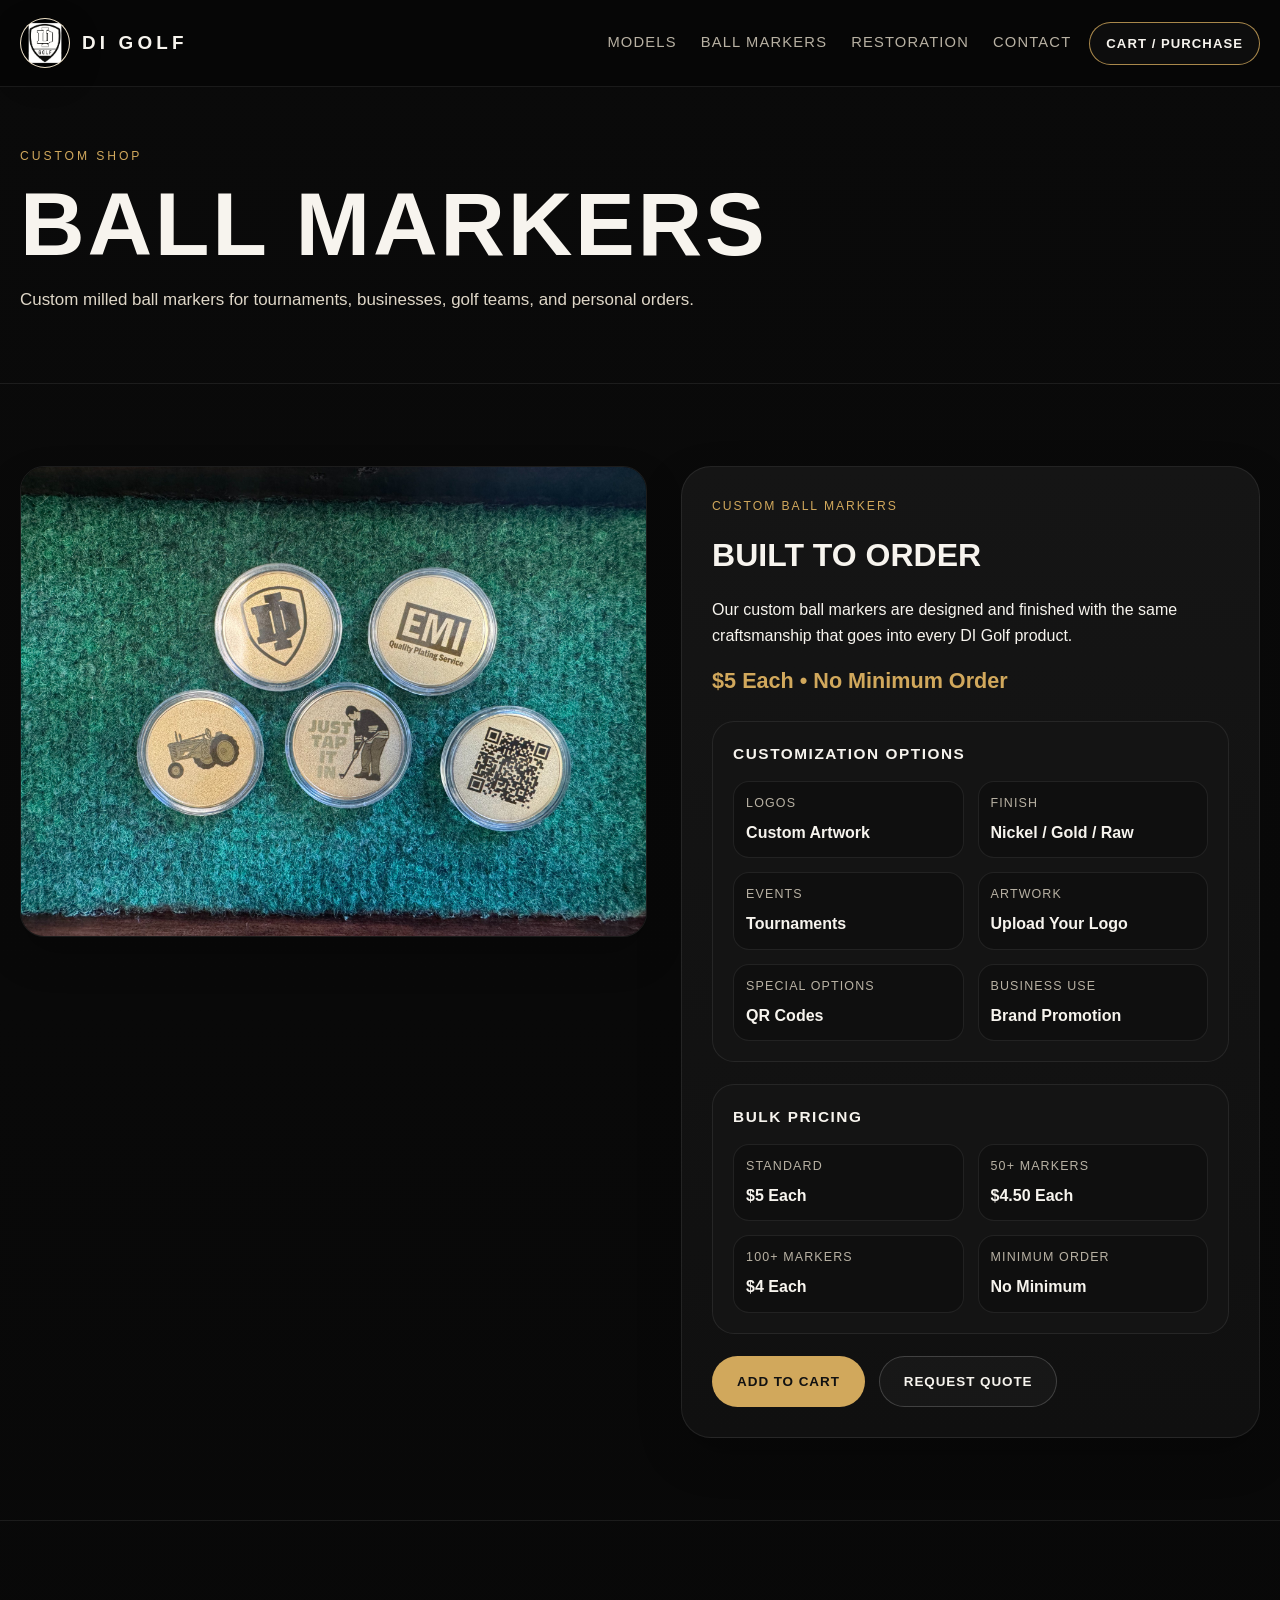
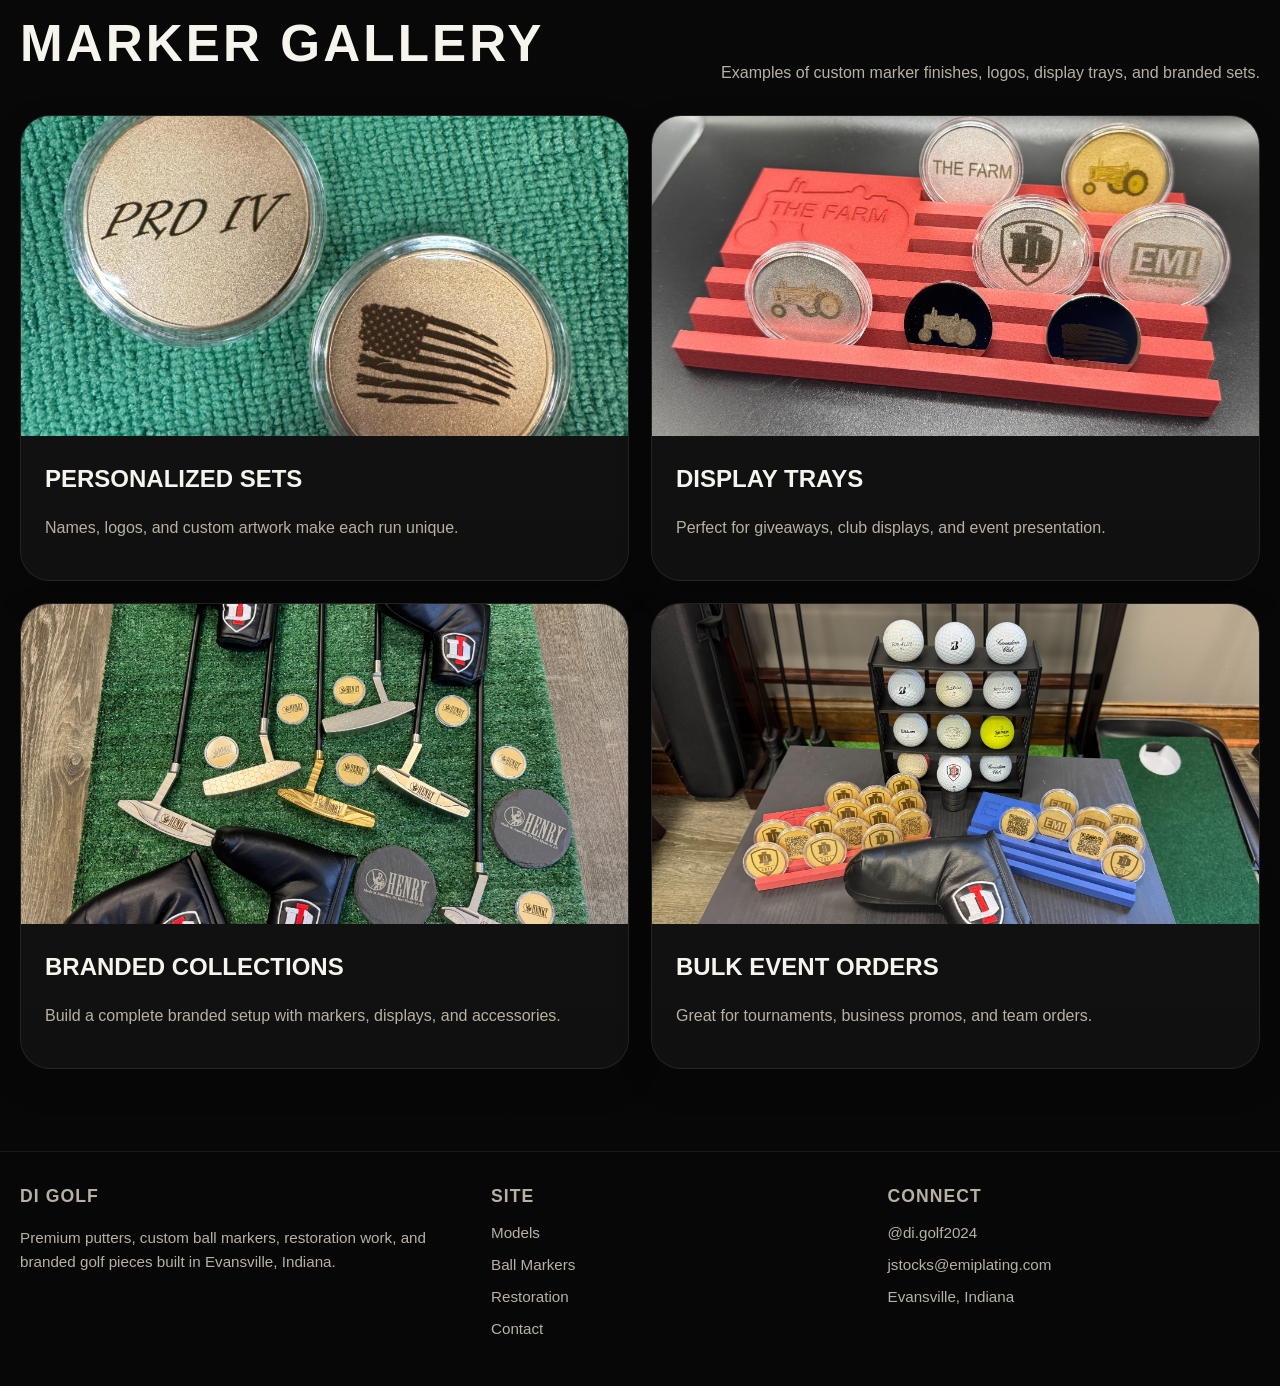
<file: ball-markers.html>
<!DOCTYPE html>
<html lang="en">
<head>
  <meta charset="UTF-8" />
  <meta name="viewport" content="width=device-width, initial-scale=1.0" />
  <title>DI Golf | Ball Markers</title>
  <link rel="stylesheet" href="styles.css" />
</head>
<body>
  <header>
    <div class="container nav">
      <a href="index.html" class="brand-wrap"><img class="brand-logo" src="di-golf-logo.jpg" alt="DI Golf logo" /><span class="brand">DI Golf</span></a>
      <div class="nav-right">
        <nav class="nav-links">
          <a href="models.html">Models</a>
          <a href="ball-markers.html">Ball Markers</a>
          <a href="restoration.html">Restoration</a>
          <a href="contact.html">Contact</a>
        </nav>
        <a href="shop.html" class="cart-button">Cart / Purchase</a>
      </div>
    </div>
  </header>
  
<main>
  <section class="page-hero">
    <div class="container">
      <div class="eyebrow">Custom Shop</div>
      <h1>Ball Markers</h1>
      <p>Custom milled ball markers for tournaments, businesses, golf teams, and personal orders.</p>
    </div>
  </section>
  <section class="section">
    <div class="container product-layout">
      <div class="gallery"><img src="IMG_4770.jpeg" alt="DI Golf custom ball markers" /></div>
      <div class="detail-panel">
        <div class="sub">Custom Ball Markers</div>
        <h3>Built To Order</h3>
        <p>Our custom ball markers are designed and finished with the same craftsmanship that goes into every DI Golf product.</p>
        <div class="price">$5 Each • No Minimum Order</div>
        <div class="spec-box">
          <h4>Customization Options</h4>
          <div class="spec-grid">
            <div class="spec"><span>Logos</span><strong>Custom Artwork</strong></div>
            <div class="spec"><span>Finish</span><strong>Nickel / Gold / Raw</strong></div>
            <div class="spec"><span>Events</span><strong>Tournaments</strong></div>
            <div class="spec"><span>Artwork</span><strong>Upload Your Logo</strong></div>
            <div class="spec"><span>Special Options</span><strong>QR Codes</strong></div>
            <div class="spec"><span>Business Use</span><strong>Brand Promotion</strong></div>
          </div>
        </div>
        <div class="spec-box">
          <h4>Bulk Pricing</h4>
          <div class="spec-grid">
            <div class="spec"><span>Standard</span><strong>$5 Each</strong></div>
            <div class="spec"><span>50+ Markers</span><strong>$4.50 Each</strong></div>
            <div class="spec"><span>100+ Markers</span><strong>$4 Each</strong></div>
            <div class="spec"><span>Minimum Order</span><strong>No Minimum</strong></div>
          </div>
        </div>
        <div class="actions">
          <a class="btn primary" href="shop.html#ball-markers-buy">Add To Cart</a>
          <a class="btn secondary" href="mailto:jstocks@emiplating.com?subject=DI%20Golf%20Ball%20Marker%20Quote">Request Quote</a>
        </div>
      </div>
    </div>
  </section>

  <section class="section">
    <div class="container">
      <div class="section-title">
        <h2>Marker Gallery</h2>
        <p>Examples of custom marker finishes, logos, display trays, and branded sets.</p>
      </div>
      <div class="product-overview">
        <article class="product-card">
          <img src="IMG_4495.jpeg" alt="Custom PRD IV and American flag ball markers" />
          <div class="content"><h3>Personalized Sets</h3><p>Names, logos, and custom artwork make each run unique.</p></div>
        </article>
        <article class="product-card">
          <img src="IMG_4658.jpeg" alt="Custom ball markers on display tray" />
          <div class="content"><h3>Display Trays</h3><p>Perfect for giveaways, club displays, and event presentation.</p></div>
        </article>
        <article class="product-card">
          <img src="IMG_5405.jpeg" alt="DI Golf marker display with headcover" />
          <div class="content"><h3>Branded Collections</h3><p>Build a complete branded setup with markers, displays, and accessories.</p></div>
        </article>
        <article class="product-card">
          <img src="IMG_5430.jpeg" alt="DI Golf marker collection with QR code markers" />
          <div class="content"><h3>Bulk Event Orders</h3><p>Great for tournaments, business promos, and team orders.</p></div>
        </article>
      </div>
    </div>
  </section>

</main>

  
  <footer>
    <div class="container footer-grid">
      <div>
        <h3 class="footer-title">DI Golf</h3>
        <p class="note">Premium putters, custom ball markers, restoration work, and branded golf pieces built in Evansville, Indiana.</p>
      </div>
      <div>
        <h3 class="footer-title">Site</h3>
        <div class="footer-links">
          <a href="models.html">Models</a>
          <a href="ball-markers.html">Ball Markers</a>
          <a href="restoration.html">Restoration</a>
          <a href="contact.html">Contact</a>
        </div>
      </div>
      <div>
        <h3 class="footer-title">Connect</h3>
        <div class="footer-links">
          <a href="https://www.instagram.com/di.golf2024/" target="_blank" rel="noopener noreferrer">@di.golf2024</a>
          <a href="mailto:jstocks@emiplating.com">jstocks@emiplating.com</a>
          <span class="note">Evansville, Indiana</span>
        </div>
      </div>
    </div>
  </footer>

</body>
</html>
</file>
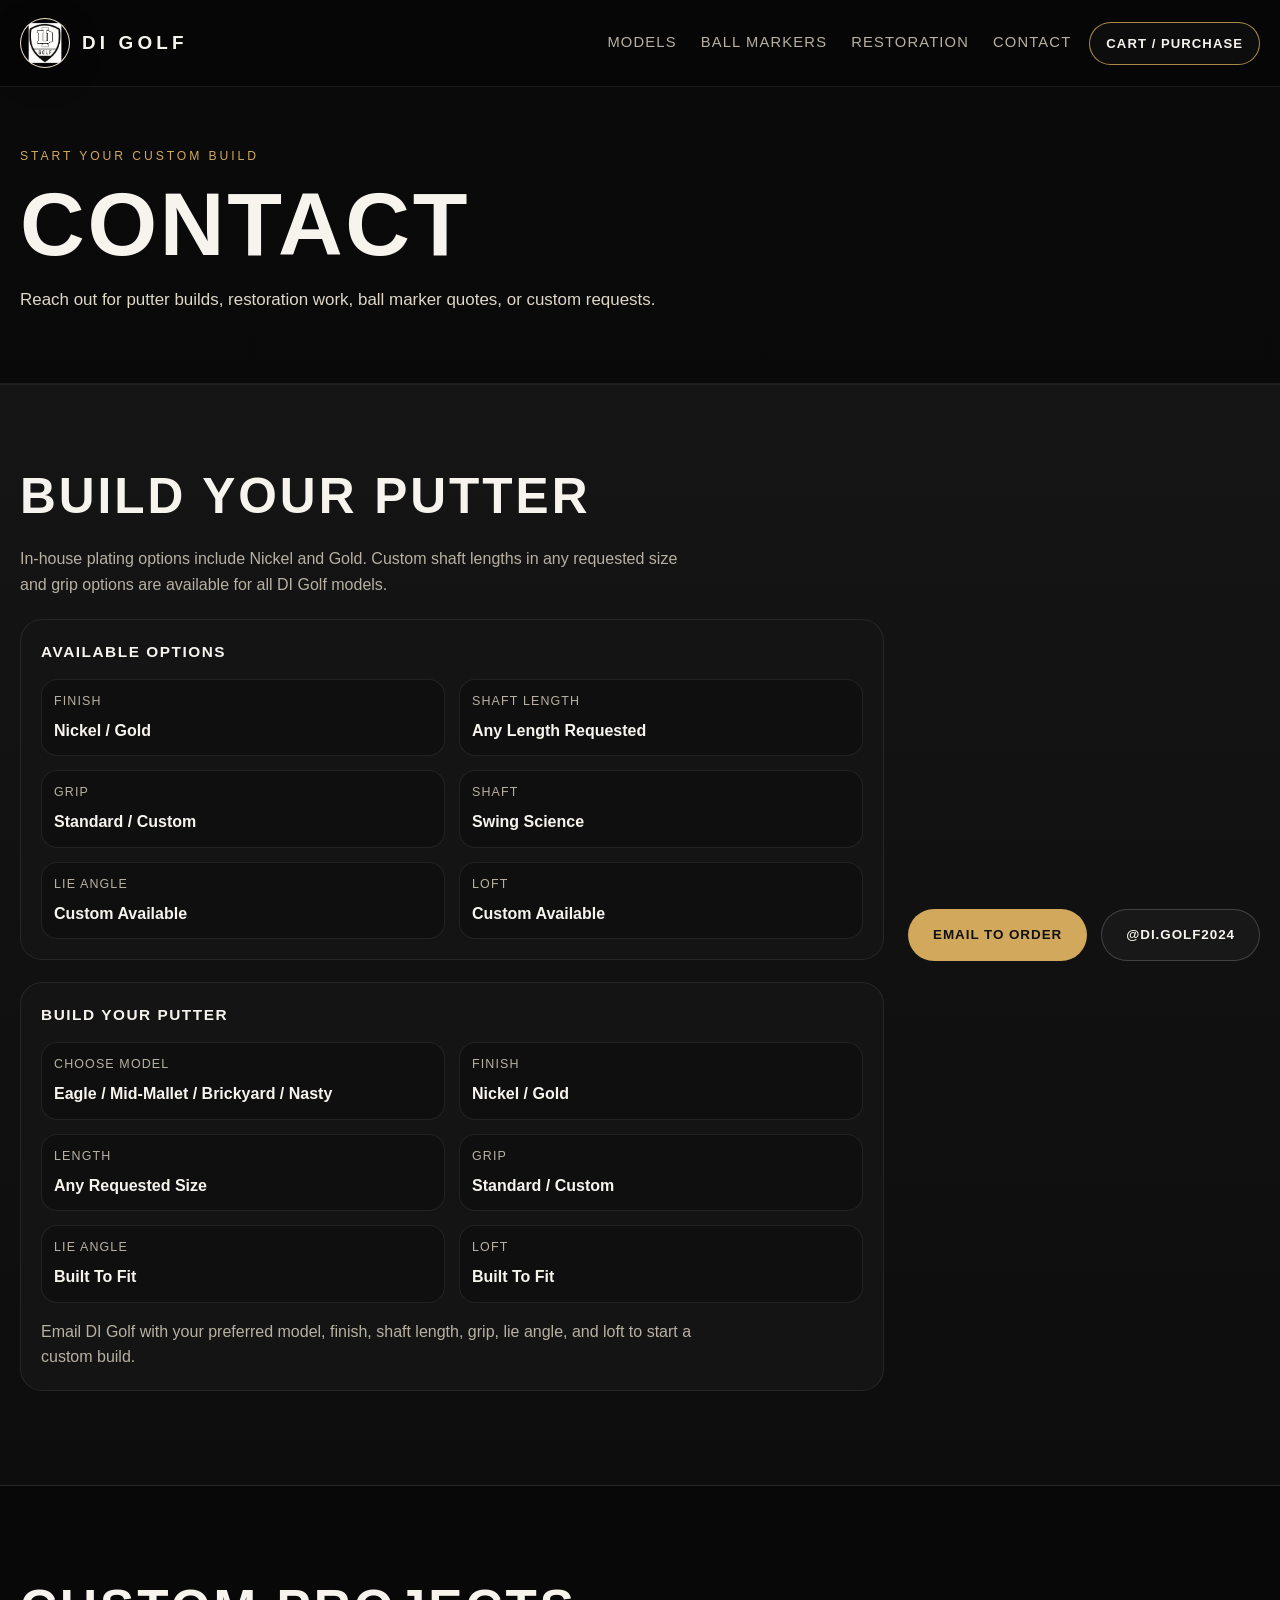
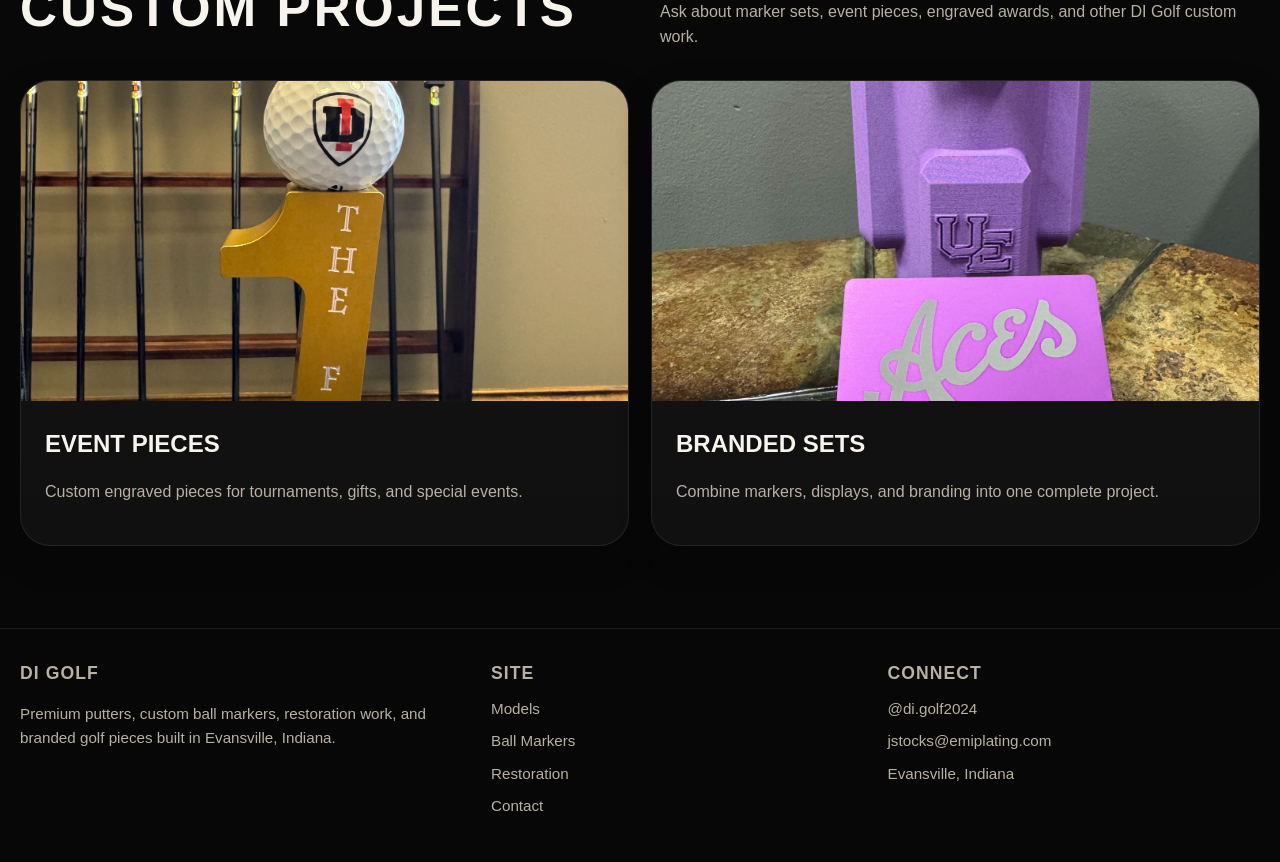
<file: contact.html>
<!DOCTYPE html>
<html lang="en">
<head>
  <meta charset="UTF-8" />
  <meta name="viewport" content="width=device-width, initial-scale=1.0" />
  <title>DI Golf | Contact</title>
  <link rel="stylesheet" href="styles.css" />
</head>
<body>
  <header>
    <div class="container nav">
      <a href="index.html" class="brand-wrap"><img class="brand-logo" src="di-golf-logo.jpg" alt="DI Golf logo" /><span class="brand">DI Golf</span></a>
      <div class="nav-right">
        <nav class="nav-links">
          <a href="models.html">Models</a>
          <a href="ball-markers.html">Ball Markers</a>
          <a href="restoration.html">Restoration</a>
          <a href="contact.html">Contact</a>
        </nav>
        <a href="shop.html" class="cart-button">Cart / Purchase</a>
      </div>
    </div>
  </header>
  
<main>
  <section class="page-hero">
    <div class="container">
      <div class="eyebrow">Start Your Custom Build</div>
      <h1>Contact</h1>
      <p>Reach out for putter builds, restoration work, ball marker quotes, or custom requests.</p>
    </div>
  </section>
  <section class="cta">
    <div class="container cta-box">
      <div>
        <h2>Build Your Putter</h2>
        <p>In-house plating options include Nickel and Gold. Custom shaft lengths in any requested size and grip options are available for all DI Golf models.</p>
        <div class="spec-box">
          <h4>Available Options</h4>
          <div class="spec-grid">
            <div class="spec"><span>Finish</span><strong>Nickel / Gold</strong></div>
            <div class="spec"><span>Shaft Length</span><strong>Any Length Requested</strong></div>
            <div class="spec"><span>Grip</span><strong>Standard / Custom</strong></div>
            <div class="spec"><span>Shaft</span><strong>Swing Science</strong></div>
            <div class="spec"><span>Lie Angle</span><strong>Custom Available</strong></div>
            <div class="spec"><span>Loft</span><strong>Custom Available</strong></div>
          </div>
        </div>
        <div class="spec-box">
          <h4>Build Your Putter</h4>
          <div class="spec-grid">
            <div class="spec"><span>Choose Model</span><strong>Eagle / Mid-Mallet / Brickyard / Nasty</strong></div>
            <div class="spec"><span>Finish</span><strong>Nickel / Gold</strong></div>
            <div class="spec"><span>Length</span><strong>Any Requested Size</strong></div>
            <div class="spec"><span>Grip</span><strong>Standard / Custom</strong></div>
            <div class="spec"><span>Lie Angle</span><strong>Built To Fit</strong></div>
            <div class="spec"><span>Loft</span><strong>Built To Fit</strong></div>
          </div>
          <p class="note" style="margin-top:16px;">Email DI Golf with your preferred model, finish, shaft length, grip, lie angle, and loft to start a custom build.</p>
        </div>
      </div>
      <div class="actions">
        <a class="btn primary" href="mailto:jstocks@emiplating.com?subject=DI%20Golf%20Order%20Inquiry">Email To Order</a>
        <a class="btn secondary" href="https://www.instagram.com/di.golf2024/" target="_blank" rel="noopener noreferrer">@di.golf2024</a>
      </div>
    </div>
  </section>

  <section class="section">
    <div class="container">
      <div class="section-title">
        <h2>Custom Projects</h2>
        <p>Ask about marker sets, event pieces, engraved awards, and other DI Golf custom work.</p>
      </div>
      <div class="product-overview">
        <article class="product-card">
          <img src="IMG_4064.jpeg" alt="Custom The Farm event piece" />
          <div class="content"><h3>Event Pieces</h3><p>Custom engraved pieces for tournaments, gifts, and special events.</p></div>
        </article>
        <article class="product-card">
          <img src="IMG_6589.jpeg" alt="Custom display with markers" />
          <div class="content"><h3>Branded Sets</h3><p>Combine markers, displays, and branding into one complete project.</p></div>
        </article>
      </div>
    </div>
  </section>

</main>

  
  <footer>
    <div class="container footer-grid">
      <div>
        <h3 class="footer-title">DI Golf</h3>
        <p class="note">Premium putters, custom ball markers, restoration work, and branded golf pieces built in Evansville, Indiana.</p>
      </div>
      <div>
        <h3 class="footer-title">Site</h3>
        <div class="footer-links">
          <a href="models.html">Models</a>
          <a href="ball-markers.html">Ball Markers</a>
          <a href="restoration.html">Restoration</a>
          <a href="contact.html">Contact</a>
        </div>
      </div>
      <div>
        <h3 class="footer-title">Connect</h3>
        <div class="footer-links">
          <a href="https://www.instagram.com/di.golf2024/" target="_blank" rel="noopener noreferrer">@di.golf2024</a>
          <a href="mailto:jstocks@emiplating.com">jstocks@emiplating.com</a>
          <span class="note">Evansville, Indiana</span>
        </div>
      </div>
    </div>
  </footer>

</body>
</html>
</file>
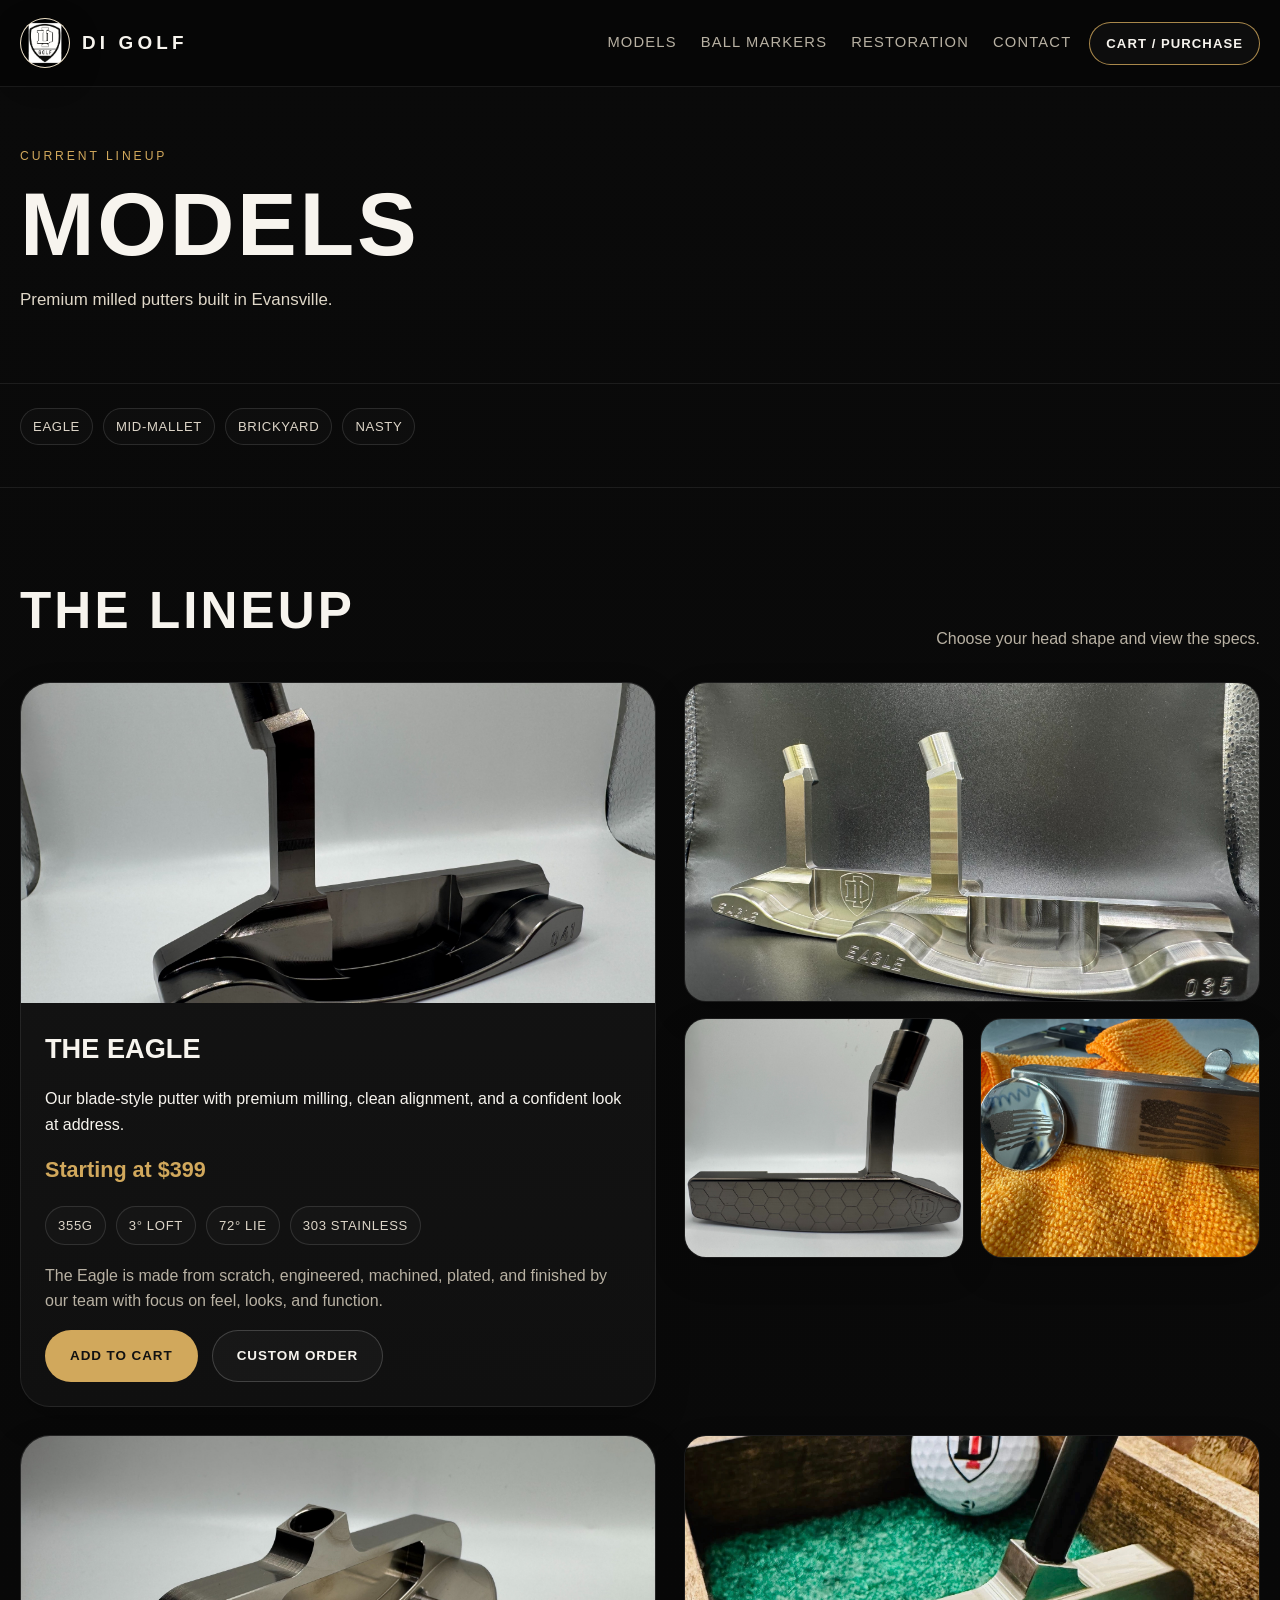
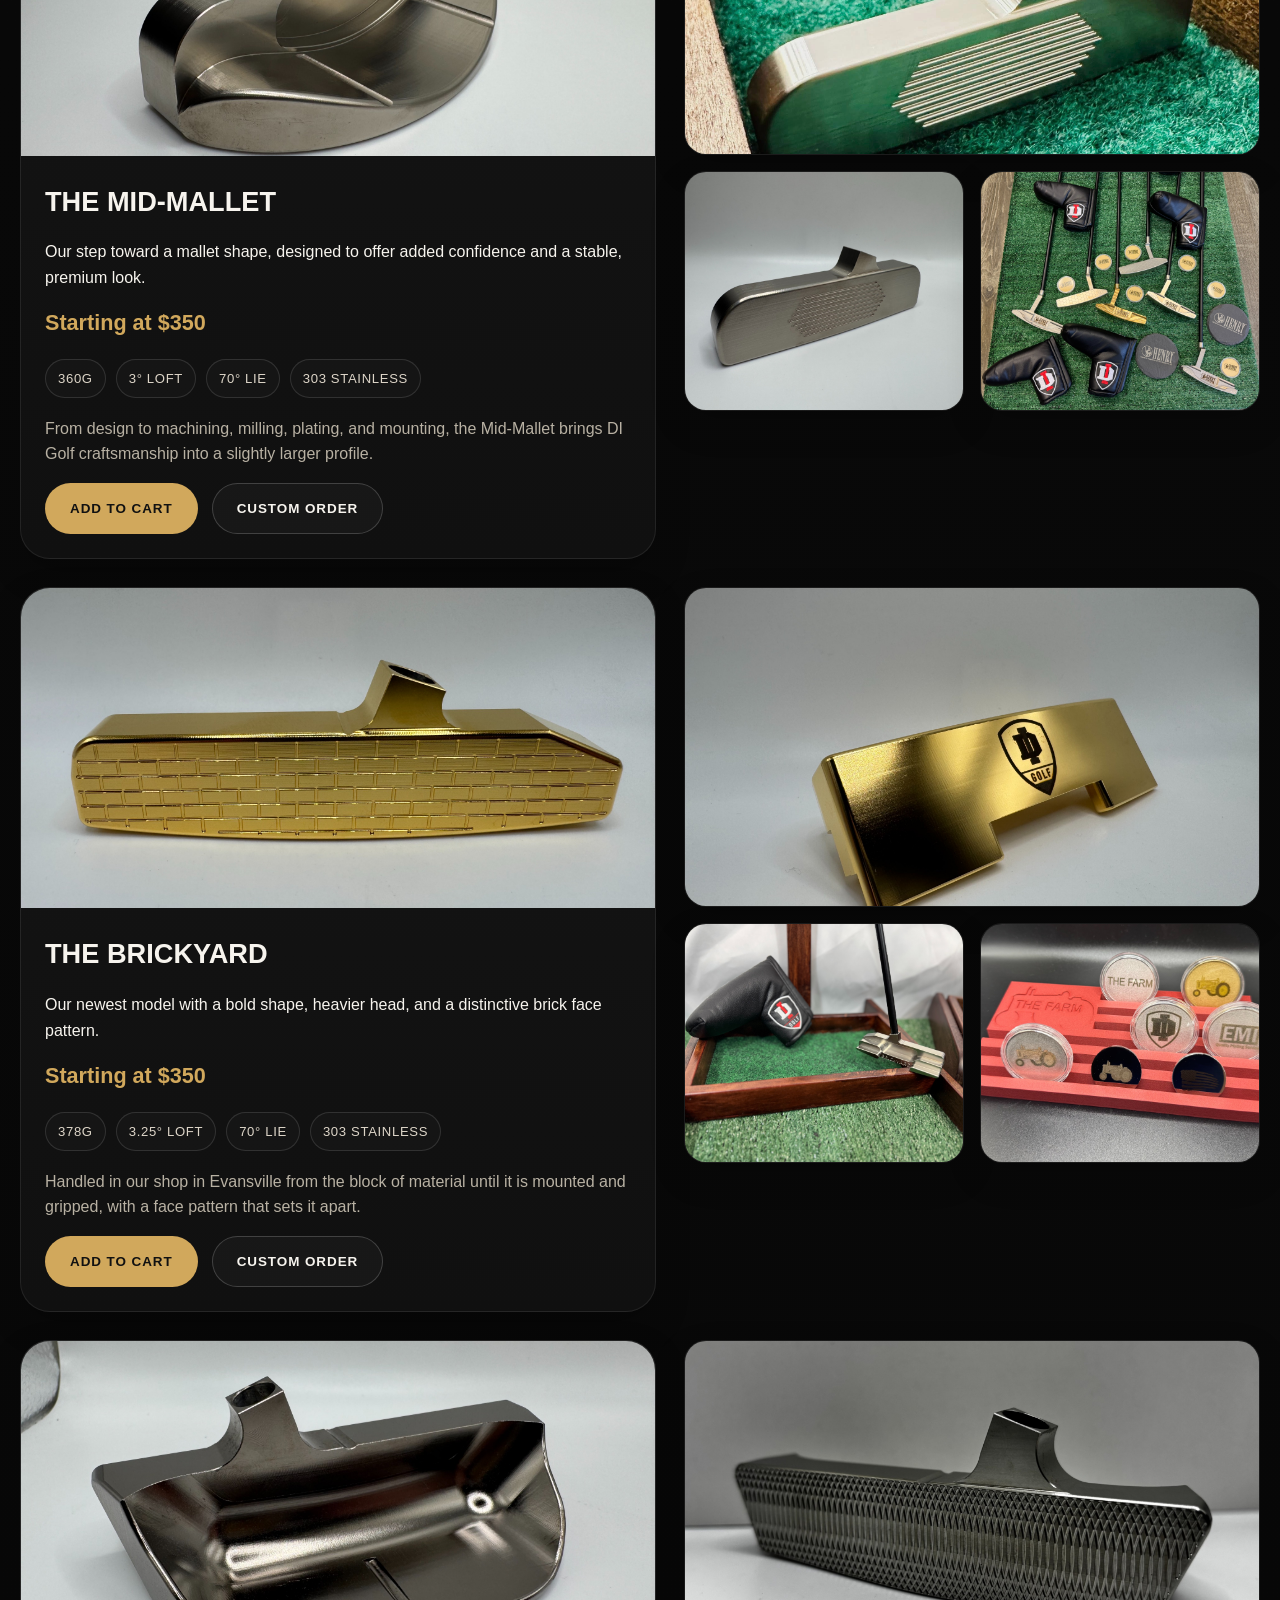
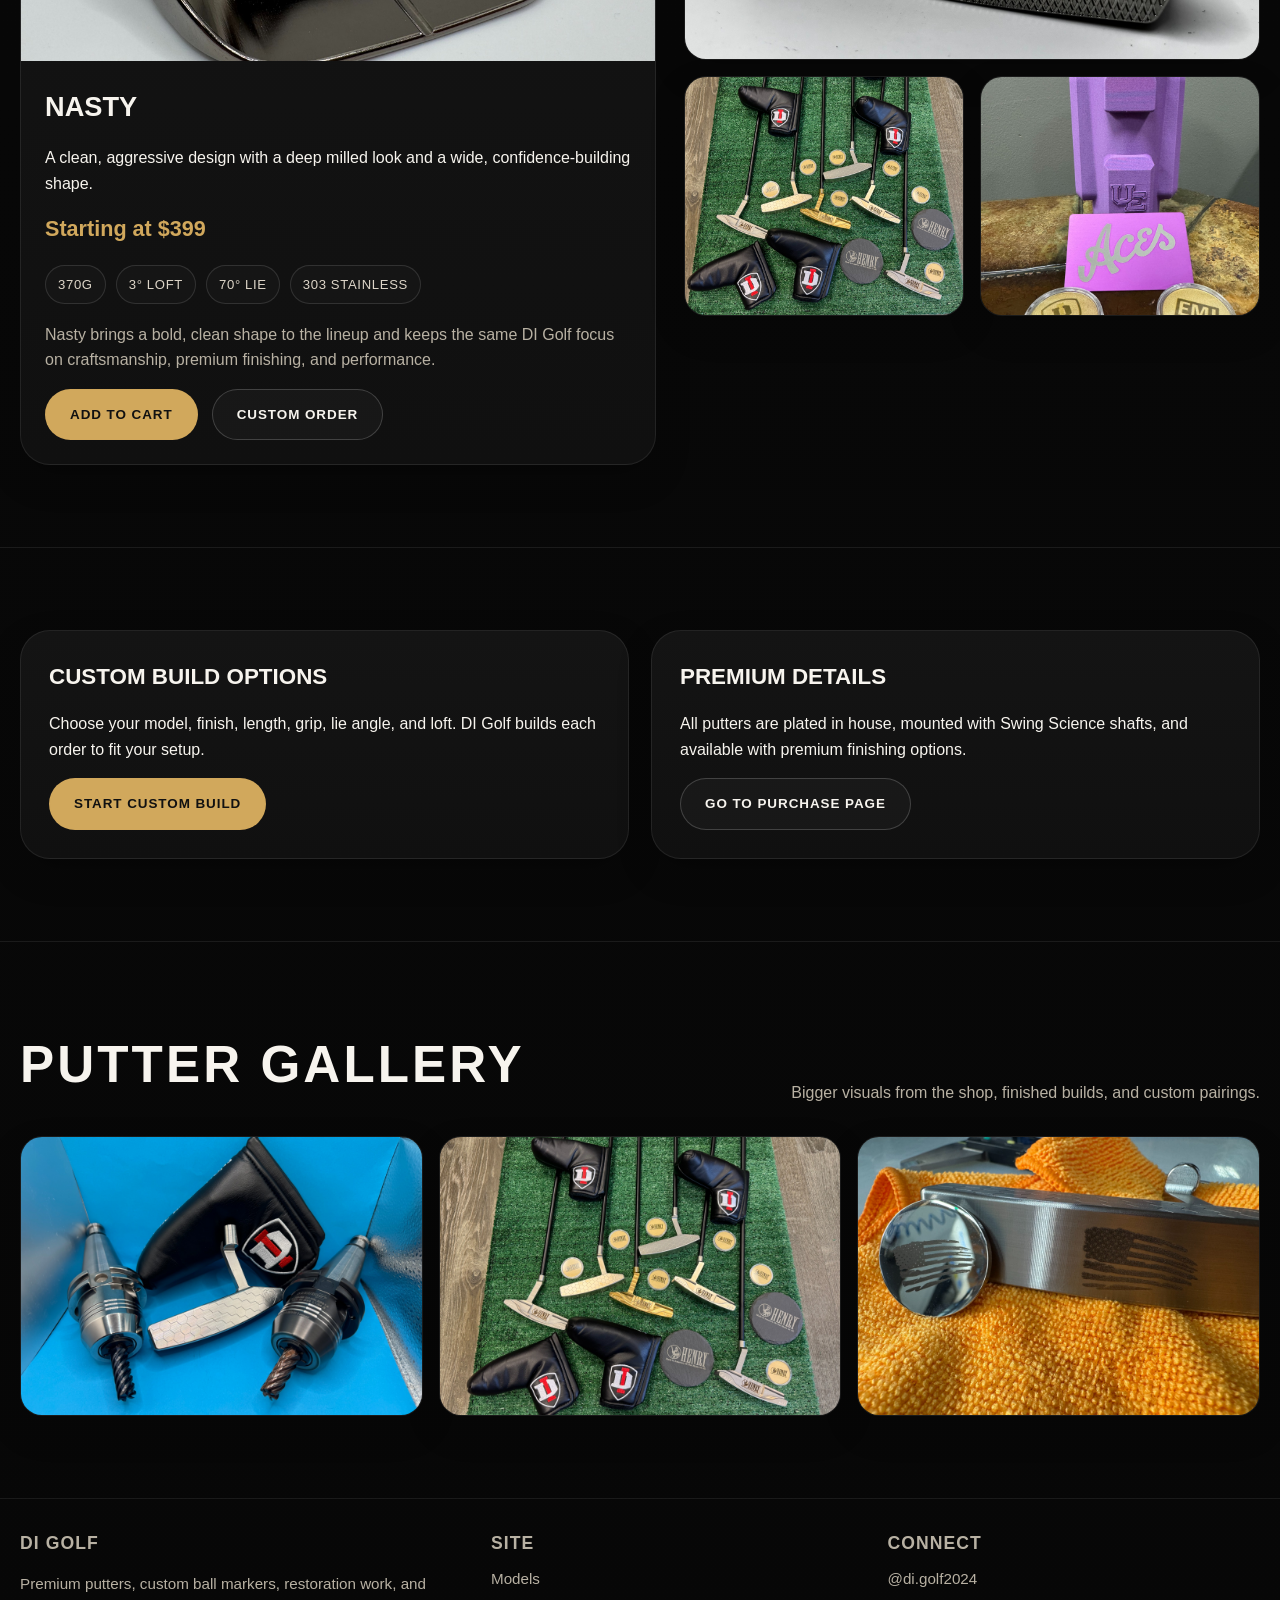
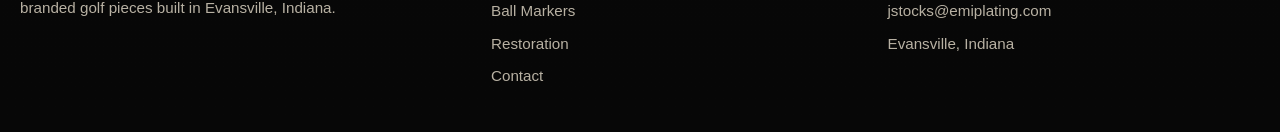
<file: models.html>
<!DOCTYPE html>
<html lang="en">
<head>
  <meta charset="UTF-8" />
  <meta name="viewport" content="width=device-width, initial-scale=1.0" />
  <title>DI Golf | Models</title>
  <link rel="stylesheet" href="styles.css" />
</head>
<body>
  <header>
    <div class="container nav">
      <a href="index.html" class="brand-wrap"><img class="brand-logo" src="di-golf-logo.jpg" alt="DI Golf logo" /><span class="brand">DI Golf</span></a>
      <div class="nav-right">
        <nav class="nav-links">
          <a href="models.html">Models</a>
          <a href="ball-markers.html">Ball Markers</a>
          <a href="restoration.html">Restoration</a>
          <a href="contact.html">Contact</a>
        </nav>
        <a href="shop.html" class="cart-button">Cart / Purchase</a>
      </div>
    </div>
  </header>

  <main>
    <section class="page-hero">
    <div class="container">
      <div class="eyebrow">Current Lineup</div>
      <h1>Models</h1>
      <p>Premium milled putters built in Evansville.</p>
    </div>
  </section>


    
  <section class="section" style="padding-top:24px; padding-bottom:24px;">
    <div class="container">
      <div class="tag-row">
        <a class="tag" href="#eagle">Eagle</a>
        <a class="tag" href="#mid-mallet">Mid-Mallet</a>
        <a class="tag" href="#brickyard">Brickyard</a>
        <a class="tag" href="#nasty">Nasty</a>
      </div>
    </div>
  </section>

    <section class="section">
      <div class="container">
        <div class="section-title">
          <h2>The Lineup</h2>
          <p>Choose your head shape and view the specs.</p>
        </div>

        <div class="model-detail-grid">
          <div class="model-row" id="eagle">
            <article class="model-card">
              <img src="IMG_4343.jpeg" alt="The Eagle blade putter" />
              <div class="content">
                <h3>The Eagle</h3>
                <p>Our blade-style putter with premium milling, clean alignment, and a confident look at address.</p>
                <div class="price">Starting at $399</div>
                <div class="spec-strip">
                  <span class="spec-chip">355g</span>
                  <span class="spec-chip">3° Loft</span>
                  <span class="spec-chip">72° Lie</span>
                  <span class="spec-chip">303 Stainless</span>
                </div>
                <p class="note">The Eagle is made from scratch, engineered, machined, plated, and finished by our team with focus on feel, looks, and function.</p>
                <div class="actions">
                  <a class="btn primary" href="shop.html#eagle-buy">Add To Cart</a>
                  <a class="btn secondary" href="contact.html">Custom Order</a>
                </div>
              </div>
            </article>
            <div class="model-gallery">
              <img src="IMG_3430.jpeg" alt="Two Eagle putters" />
              <img src="IMG_4344.jpeg" alt="Eagle face milling" />
              <img src="IMG_4473.jpeg" alt="Eagle with custom marker" />
            </div>
          </div>

          <div class="model-row" id="mid-mallet">
            <article class="model-card">
              <img src="IMG_3992.jpeg" alt="The Mid-Mallet putter" />
              <div class="content">
                <h3>The Mid-Mallet</h3>
                <p>Our step toward a mallet shape, designed to offer added confidence and a stable, premium look.</p>
                <div class="price">Starting at $350</div>
                <div class="spec-strip">
                  <span class="spec-chip">360g</span>
                  <span class="spec-chip">3° Loft</span>
                  <span class="spec-chip">70° Lie</span>
                  <span class="spec-chip">303 Stainless</span>
                </div>
                <p class="note">From design to machining, milling, plating, and mounting, the Mid-Mallet brings DI Golf craftsmanship into a slightly larger profile.</p>
                <div class="actions">
                  <a class="btn primary" href="shop.html#mid-mallet-buy">Add To Cart</a>
                  <a class="btn secondary" href="contact.html">Custom Order</a>
                </div>
              </div>
            </article>
            <div class="model-gallery">
              <img src="IMG_4305.jpeg" alt="Mid-Mallet on green" />
              <img src="IMG_3991.jpeg" alt="Mid-Mallet face view" />
              <img src="IMG_5405.jpeg" alt="Mid-Mallet display shot" />
            </div>
          </div>

          <div class="model-row" id="brickyard">
            <article class="model-card">
              <img src="IMG_5932.jpeg" alt="The Brickyard putter" />
              <div class="content">
                <h3>The Brickyard</h3>
                <p>Our newest model with a bold shape, heavier head, and a distinctive brick face pattern.</p>
                <div class="price">Starting at $350</div>
                <div class="spec-strip">
                  <span class="spec-chip">378g</span>
                  <span class="spec-chip">3.25° Loft</span>
                  <span class="spec-chip">70° Lie</span>
                  <span class="spec-chip">303 Stainless</span>
                </div>
                <p class="note">Handled in our shop in Evansville from the block of material until it is mounted and gripped, with a face pattern that sets it apart.</p>
                <div class="actions">
                  <a class="btn primary" href="shop.html#brickyard-buy">Add To Cart</a>
                  <a class="btn secondary" href="contact.html">Custom Order</a>
                </div>
              </div>
            </article>
            <div class="model-gallery">
              <img src="IMG_5931.jpeg" alt="Gold plated Brickyard back view" />
              <img src="IMG_5827.jpeg" alt="Brickyard on practice green" />
              <img src="IMG_4658.jpeg" alt="Brickyard with custom display" />
            </div>
          </div>

          <div class="model-row" id="nasty">
            <article class="model-card">
              <img src="IMG_6539.jpeg" alt="Nasty putter" />
              <div class="content">
                <h3>Nasty</h3>
                <p>A clean, aggressive design with a deep milled look and a wide, confidence-building shape.</p>
                <div class="price">Starting at $399</div>
                <div class="spec-strip">
                  <span class="spec-chip">370g</span>
                  <span class="spec-chip">3° Loft</span>
                  <span class="spec-chip">70° Lie</span>
                  <span class="spec-chip">303 Stainless</span>
                </div>
                <p class="note">Nasty brings a bold, clean shape to the lineup and keeps the same DI Golf focus on craftsmanship, premium finishing, and performance.</p>
                <div class="actions">
                  <a class="btn primary" href="shop.html#nasty-buy">Add To Cart</a>
                  <a class="btn secondary" href="contact.html">Custom Order</a>
                </div>
              </div>
            </article>
            <div class="model-gallery">
              <img src="IMG_3101.jpeg" alt="Nasty face milling" />
              <img src="IMG_5405.jpeg" alt="Nasty with accessories" />
              <img src="IMG_6589.jpeg" alt="Nasty with marker display" />
            </div>
          </div>
        </div>
      </div>
    </section>

    <section class="section">
      <div class="container models-cta-band">
        <article class="cta-panel">
          <h3>Custom Build Options</h3>
          <p>Choose your model, finish, length, grip, lie angle, and loft. DI Golf builds each order to fit your setup.</p>
          <div class="actions">
            <a class="btn primary" href="contact.html">Start Custom Build</a>
          </div>
        </article>
        <article class="cta-panel">
          <h3>Premium Details</h3>
          <p>All putters are plated in house, mounted with Swing Science shafts, and available with premium finishing options.</p>
          <div class="actions">
            <a class="btn secondary" href="shop.html">Go To Purchase Page</a>
          </div>
        </article>
      </div>
    </section>
  
    <section class="section">
      <div class="container">
        <div class="section-title">
          <h2>Putter Gallery</h2>
          <p>Bigger visuals from the shop, finished builds, and custom pairings.</p>
        </div>
        <div class="gallery-slider">
          <img src="IMG_5343.jpeg" alt="DI Golf putter in the shop" />
          <img src="IMG_5405.jpeg" alt="DI Golf finished putters and accessories" />
          <img src="IMG_4473.jpeg" alt="DI Golf putter with custom marker" />
        </div>
      </div>
    </section>

</main>

  
  <footer>
    <div class="container footer-grid">
      <div>
        <h3 class="footer-title">DI Golf</h3>
        <p class="note">Premium putters, custom ball markers, restoration work, and branded golf pieces built in Evansville, Indiana.</p>
      </div>
      <div>
        <h3 class="footer-title">Site</h3>
        <div class="footer-links">
          <a href="models.html">Models</a>
          <a href="ball-markers.html">Ball Markers</a>
          <a href="restoration.html">Restoration</a>
          <a href="contact.html">Contact</a>
        </div>
      </div>
      <div>
        <h3 class="footer-title">Connect</h3>
        <div class="footer-links">
          <a href="https://www.instagram.com/di.golf2024/" target="_blank" rel="noopener noreferrer">@di.golf2024</a>
          <a href="mailto:jstocks@emiplating.com">jstocks@emiplating.com</a>
          <span class="note">Evansville, Indiana</span>
        </div>
      </div>
    </div>
  </footer>

</body>
</html>
</file>
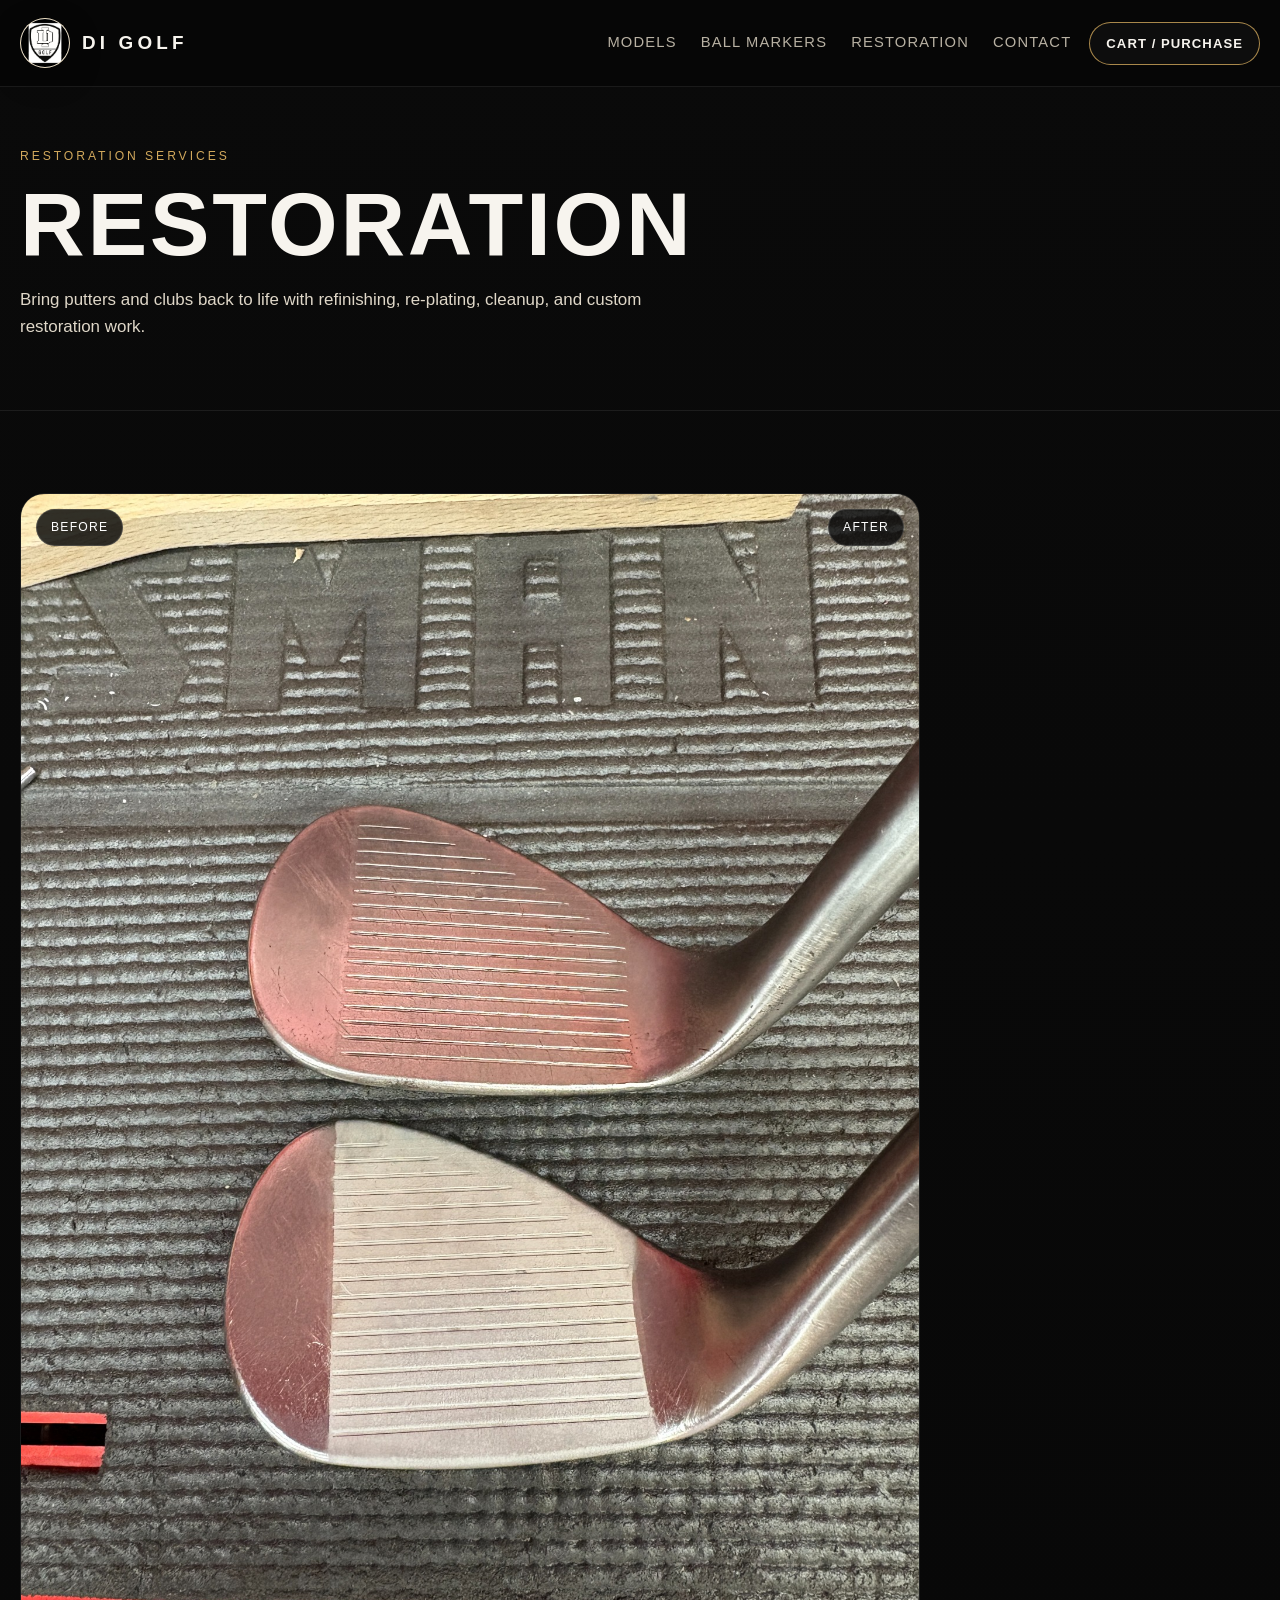
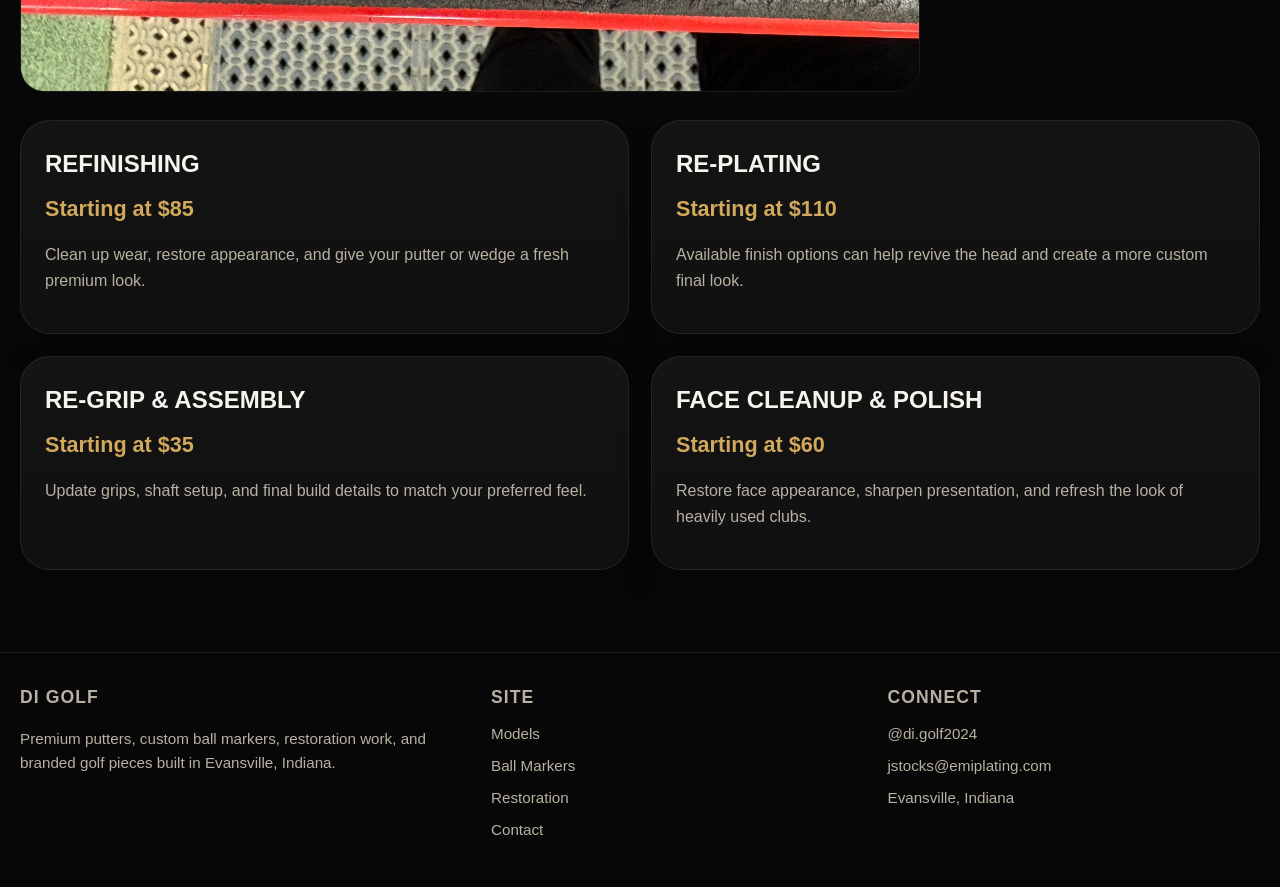
<file: restoration.html>
<!DOCTYPE html>
<html lang="en">
<head>
  <meta charset="UTF-8" />
  <meta name="viewport" content="width=device-width, initial-scale=1.0" />
  <title>DI Golf | Restoration</title>
  <link rel="stylesheet" href="styles.css" />
</head>
<body>
  <header>
    <div class="container nav">
      <a href="index.html" class="brand-wrap"><img class="brand-logo" src="di-golf-logo.jpg" alt="DI Golf logo" /><span class="brand">DI Golf</span></a>
      <div class="nav-right">
        <nav class="nav-links">
          <a href="models.html">Models</a>
          <a href="ball-markers.html">Ball Markers</a>
          <a href="restoration.html">Restoration</a>
          <a href="contact.html">Contact</a>
        </nav>
        <a href="shop.html" class="cart-button">Cart / Purchase</a>
      </div>
    </div>
  </header>
  
<main>
  <section class="page-hero">
    <div class="container">
      <div class="eyebrow">Restoration Services</div>
      <h1>Restoration</h1>
      <p>Bring putters and clubs back to life with refinishing, re-plating, cleanup, and custom restoration work.</p>
    </div>
  </section>
  <section class="section">
    <div class="container">
      <div class="gallery" style="max-width:900px; margin-bottom:28px;">
        <div class="before-after">
          <img src="IMG_0215.JPG" alt="Golf club restoration before and after" />
          <div class="ba-labels"><span class="ba-label">Before</span><span class="ba-label">After</span></div>
        </div>
      </div>
      <div class="product-overview">
        <article class="panel"><div class="content"><h3>Refinishing</h3><div class="price">Starting at $85</div><p>Clean up wear, restore appearance, and give your putter or wedge a fresh premium look.</p></div></article>
        <article class="panel"><div class="content"><h3>Re-Plating</h3><div class="price">Starting at $110</div><p>Available finish options can help revive the head and create a more custom final look.</p></div></article>
        <article class="panel"><div class="content"><h3>Re-Grip & Assembly</h3><div class="price">Starting at $35</div><p>Update grips, shaft setup, and final build details to match your preferred feel.</p></div></article>
        <article class="panel"><div class="content"><h3>Face Cleanup & Polish</h3><div class="price">Starting at $60</div><p>Restore face appearance, sharpen presentation, and refresh the look of heavily used clubs.</p></div></article>
      </div>
    </div>
  </section>
</main>

  
  <footer>
    <div class="container footer-grid">
      <div>
        <h3 class="footer-title">DI Golf</h3>
        <p class="note">Premium putters, custom ball markers, restoration work, and branded golf pieces built in Evansville, Indiana.</p>
      </div>
      <div>
        <h3 class="footer-title">Site</h3>
        <div class="footer-links">
          <a href="models.html">Models</a>
          <a href="ball-markers.html">Ball Markers</a>
          <a href="restoration.html">Restoration</a>
          <a href="contact.html">Contact</a>
        </div>
      </div>
      <div>
        <h3 class="footer-title">Connect</h3>
        <div class="footer-links">
          <a href="https://www.instagram.com/di.golf2024/" target="_blank" rel="noopener noreferrer">@di.golf2024</a>
          <a href="mailto:jstocks@emiplating.com">jstocks@emiplating.com</a>
          <span class="note">Evansville, Indiana</span>
        </div>
      </div>
    </div>
  </footer>

</body>
</html>
</file>
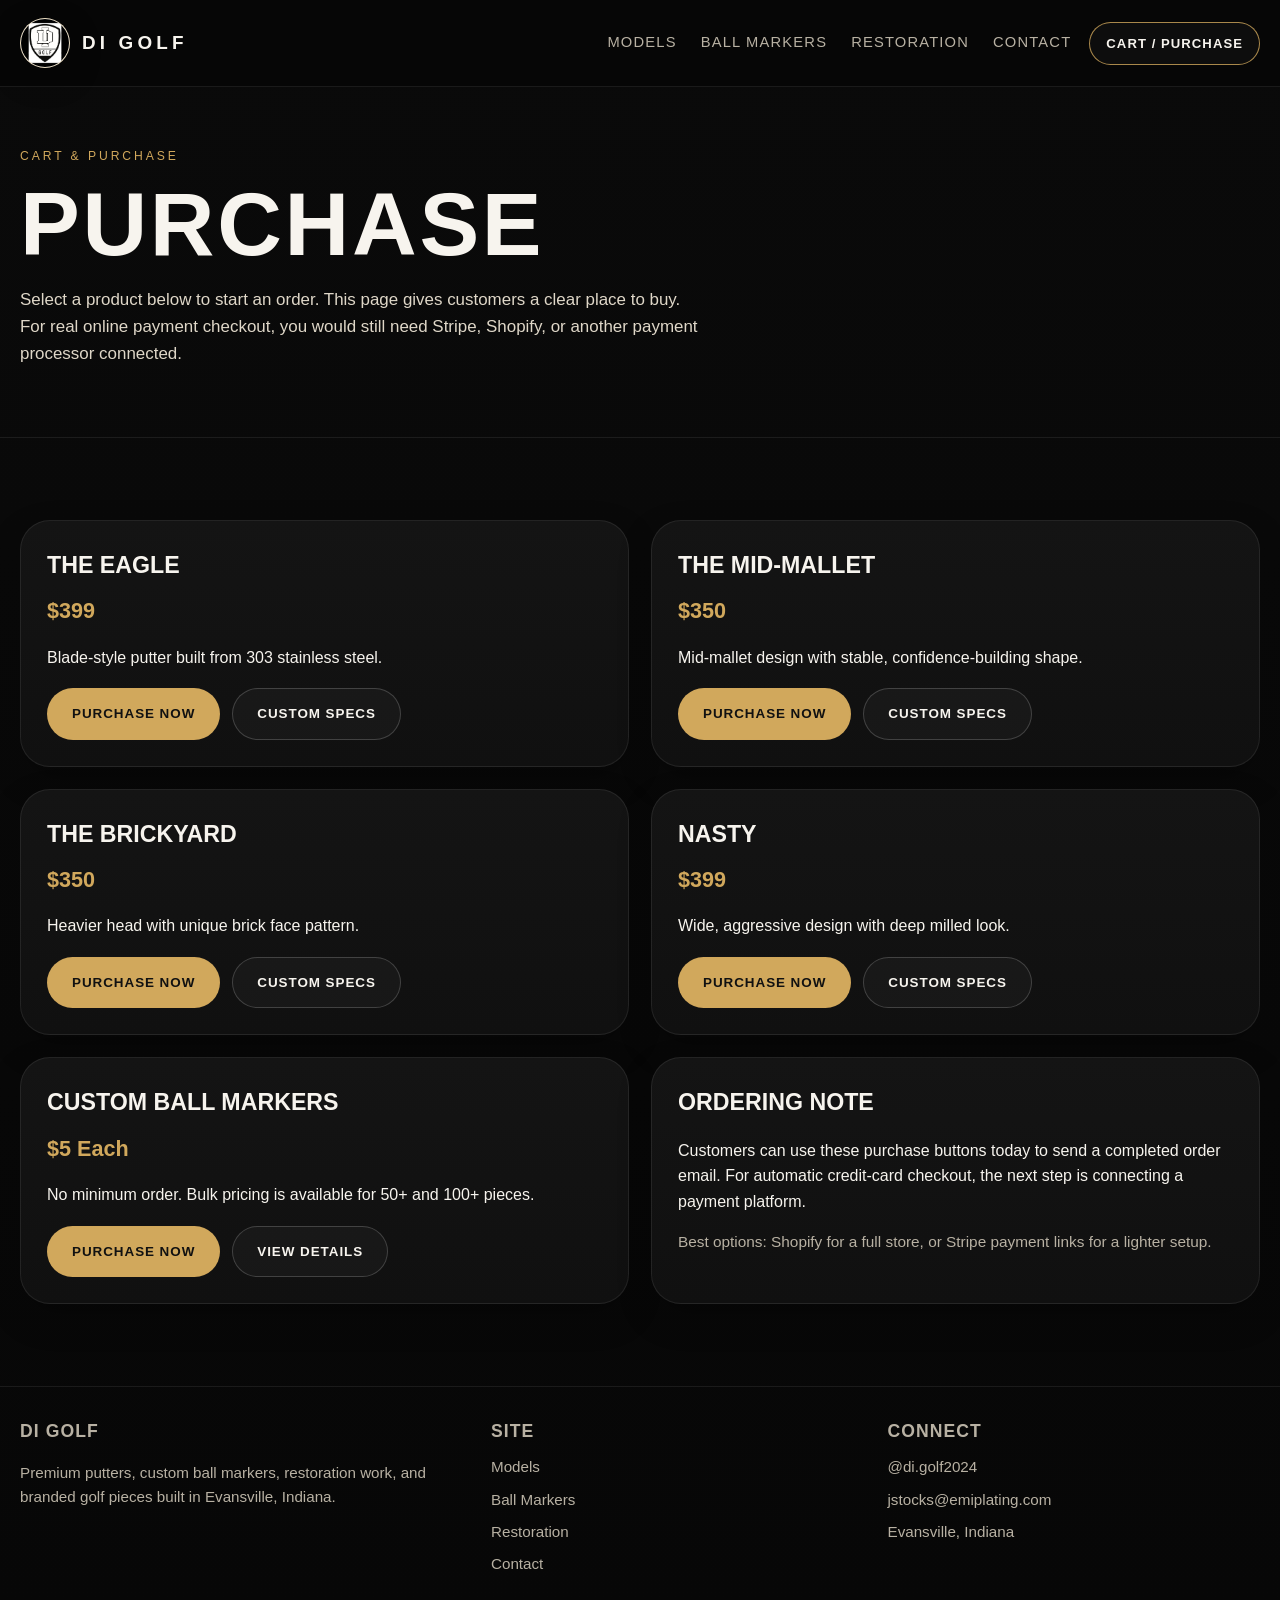
<file: shop.html>
<!DOCTYPE html>
<html lang="en">
<head>
  <meta charset="UTF-8" />
  <meta name="viewport" content="width=device-width, initial-scale=1.0" />
  <title>DI Golf | Cart & Purchase</title>
  <link rel="stylesheet" href="styles.css" />
</head>
<body>
  <header>
    <div class="container nav">
      <a href="index.html" class="brand-wrap"><img class="brand-logo" src="di-golf-logo.jpg" alt="DI Golf logo" /><span class="brand">DI Golf</span></a>
      <div class="nav-right">
        <nav class="nav-links">
          <a href="models.html">Models</a>
          <a href="ball-markers.html">Ball Markers</a>
          <a href="restoration.html">Restoration</a>
          <a href="contact.html">Contact</a>
        </nav>
        <a href="shop.html" class="cart-button">Cart / Purchase</a>
      </div>
    </div>
  </header>

  <main>
    <section class="page-hero">
      <div class="container">
        <div class="eyebrow">Cart & Purchase</div>
        <h1>Purchase</h1>
        <p>Select a product below to start an order. This page gives customers a clear place to buy. For real online payment checkout, you would still need Stripe, Shopify, or another payment processor connected.</p>
      </div>
    </section>

    <section class="section">
      <div class="container">
        <div class="shop-grid">
          <article class="purchase-box" id="eagle-buy">
            <h3>The Eagle</h3>
            <div class="price">$399</div>
            <p>Blade-style putter built from 303 stainless steel.</p>
            <div class="purchase-actions">
              <a class="btn primary" href="mailto:jstocks@emiplating.com / ousleyjamison@yahoo.com?subject=Purchase%20The%20Eagle&body=I%20want%20to%20purchase%20The%20Eagle.%0A%0AFinish:%0ALength:%0AGrip:%0ALie%20Angle:%0ALoft:">Purchase Now</a>
              <a class="btn secondary" href="contact.html">Custom Specs</a>
            </div>
          </article>

          <article class="purchase-box" id="mid-mallet-buy">
            <h3>The Mid-Mallet</h3>
            <div class="price">$350</div>
            <p>Mid-mallet design with stable, confidence-building shape.</p>
            <div class="purchase-actions">
              <a class="btn primary" href="mailto:jstocks@emiplating.com / ousleyjamison@yahoo.com?subject=Purchase%20The%20Mid-Mallet&body=I%20want%20to%20purchase%20The%20Mid-Mallet.%0A%0AFinish:%0ALength:%0AGrip:%0ALie%20Angle:%0ALoft:">Purchase Now</a>
              <a class="btn secondary" href="contact.html">Custom Specs</a>
            </div>
          </article>

          <article class="purchase-box" id="brickyard-buy">
            <h3>The Brickyard</h3>
            <div class="price">$350</div>
            <p>Heavier head with unique brick face pattern.</p>
            <div class="purchase-actions">
              <a class="btn primary" href="mailto:jstocks@emiplating.com / ousleyjamison@yahoo.com?subject=Purchase%20The%20Brickyard&body=I%20want%20to%20purchase%20The%20Brickyard.%0A%0AFinish:%0ALength:%0AGrip:%0ALie%20Angle:%0ALoft:">Purchase Now</a>
              <a class="btn secondary" href="contact.html">Custom Specs</a>
            </div>
          </article>

          <article class="purchase-box" id="nasty-buy">
            <h3>Nasty</h3>
            <div class="price">$399</div>
            <p>Wide, aggressive design with deep milled look.</p>
            <div class="purchase-actions">
              <a class="btn primary" href="mailto:jstocks@emiplating.com / ousleyjamison@yahoo.com?subject=Purchase%20Nasty&body=I%20want%20to%20purchase%20Nasty.%0A%0AFinish:%0ALength:%0AGrip:%0ALie%20Angle:%0ALoft:">Purchase Now</a>
              <a class="btn secondary" href="contact.html">Custom Specs</a>
            </div>
          </article>

          <article class="purchase-box" id="ball-markers-buy">
            <h3>Custom Ball Markers</h3>
            <div class="price">$5 Each</div>
            <p>No minimum order. Bulk pricing is available for 50+ and 100+ pieces.</p>
            <div class="purchase-actions">
              <a class="btn primary" href="mailto:jstocks@emiplating.com / ousleyjamison@yahoo.com?subject=Purchase%20Custom%20Ball%20Markers&body=I%20want%20to%20purchase%20custom%20ball%20markers.%0A%0AQuantity:%0AFinish:%0ALogo%20or%20Artwork:">Purchase Now</a>
              <a class="btn secondary" href="ball-markers.html">View Details</a>
            </div>
          </article>

          <article class="purchase-box">
            <h3>Ordering Note</h3>
            <p>Customers can use these purchase buttons today to send a completed order email. For automatic credit-card checkout, the next step is connecting a payment platform.</p>
            <div class="purchase-note">Best options: Shopify for a full store, or Stripe payment links for a lighter setup.</div>
          </article>
        </div>
      </div>
    </section>
  </main>

  
  <footer>
    <div class="container footer-grid">
      <div>
        <h3 class="footer-title">DI Golf</h3>
        <p class="note">Premium putters, custom ball markers, restoration work, and branded golf pieces built in Evansville, Indiana.</p>
      </div>
      <div>
        <h3 class="footer-title">Site</h3>
        <div class="footer-links">
          <a href="models.html">Models</a>
          <a href="ball-markers.html">Ball Markers</a>
          <a href="restoration.html">Restoration</a>
          <a href="contact.html">Contact</a>
        </div>
      </div>
      <div>
        <h3 class="footer-title">Connect</h3>
        <div class="footer-links">
          <a href="https://www.instagram.com/di.golf2024/" target="_blank" rel="noopener noreferrer">@di.golf2024</a>
          <a href="mailto:jstocks@emiplating.com">jstocks@emiplating.com</a>
          <span class="note">Evansville, Indiana</span>
        </div>
      </div>
    </div>
  </footer>

</body>
</html>
</file>
<file: styles.css>
:root {
  --bg: #070707;
  --panel: #111111;
  --panel-2: #171717;
  --text: #f7f4ee;
  --muted: #b8b1a3;
  --line: rgba(255,255,255,0.08);
  --accent: #d1a85c;
  --max: 1240px;
}
* { box-sizing: border-box; }
html { scroll-behavior: smooth; }
body {
  margin: 0;
  font-family: Arial, Helvetica, sans-serif;
  background: linear-gradient(180deg, #0a0a0a 0%, #070707 100%);
  color: var(--text);
  line-height: 1.6;
}
a { color: inherit; text-decoration: none; }
img { max-width: 100%; display:block; }
.container { width: min(var(--max), calc(100% - 36px)); margin: 0 auto; }
header {
  position: sticky; top: 0; z-index: 50; backdrop-filter: blur(14px);
  background: rgba(7,7,7,0.82); border-bottom: 1px solid var(--line);
}
.nav { display: flex; align-items: center; justify-content: space-between; padding: 18px 0; }
.brand-wrap { display: flex; align-items: center; gap: 12px; }
.brand-logo {
  width: 50px;
  height: 50px;
  border-radius: 50%;
  border: 1px solid rgba(209,168,92,0.35);
  background: #fff;
  box-shadow: 0 10px 30px rgba(0,0,0,0.35);
  object-fit: cover;
  overflow: hidden;
}
.brand { font-size: 1.18rem; font-weight: 700; letter-spacing: 0.22em; text-transform: uppercase; }
.nav-links { display: flex; gap: 24px; color: var(--muted); font-size: 0.92rem; text-transform: uppercase; letter-spacing: 0.08em; }
.nav-links a:hover { color: var(--text); }
.hero, .page-hero { padding: 34px 0 72px; border-bottom: 1px solid var(--line); }
.page-hero { padding: 60px 0 42px; }
.hero-card {
  position: relative; min-height: 72vh; border-radius: 34px; overflow: hidden; border: 1px solid var(--line);
  box-shadow: 0 28px 90px rgba(0,0,0,0.45); background: #111;
}
.hero-card img { width: 100%; height: 72vh; object-fit: cover; filter: brightness(0.58); }
.hero-overlay {
  position: absolute; inset: 0; background: linear-gradient(90deg, rgba(8,8,8,0.88) 0%, rgba(8,8,8,0.45) 52%, rgba(8,8,8,0.18) 100%);
  display: flex; align-items: flex-end;
}
.hero-content { max-width: 760px; padding: 56px; }
.eyebrow { color: var(--accent); text-transform: uppercase; letter-spacing: 0.24em; font-size: 0.76rem; margin-bottom: 16px; }
.hero h1, .page-hero h1 { font-size: clamp(3rem, 7vw, 6rem); line-height: 0.95; margin: 0 0 18px; text-transform: uppercase; letter-spacing: 0.03em; }
.hero p, .page-hero p { color: #dfd7c8; max-width: 680px; font-size: 1.06rem; margin: 0 0 28px; }
.actions { display: flex; gap: 14px; flex-wrap: wrap; }
.btn {
  display: inline-flex; align-items: center; justify-content: center; padding: 14px 24px; border-radius: 999px; font-weight: 700;
  letter-spacing: 0.07em; text-transform: uppercase; font-size: 0.84rem; border: 1px solid rgba(209,168,92,0.8);
}
.btn.primary { background: var(--accent); color: #111; }
.btn.secondary { color: var(--text); border-color: rgba(255,255,255,0.18); background: rgba(255,255,255,0.03); }
.section { padding: 82px 0; border-bottom: 1px solid var(--line); }
.section-title {
  display: flex; align-items: end; justify-content: space-between; gap: 20px; margin-bottom: 30px;
}
.section-title h2 { margin: 0; font-size: clamp(2rem, 4vw, 3.2rem); text-transform: uppercase; letter-spacing: 0.06em; }
.section-title p { margin: 0; color: var(--muted); max-width: 600px; }
.product-overview, .grid-2 { display: grid; grid-template-columns: repeat(2, 1fr); gap: 22px; }
.product-card, .panel {
  background: linear-gradient(180deg, #141414 0%, #101010 100%); border: 1px solid var(--line); border-radius: 30px; overflow: hidden;
  box-shadow: 0 14px 34px rgba(0,0,0,0.22);
}
.product-card img { width: 100%; height: 320px; object-fit: cover; }
.product-card .content, .panel .content { padding: 24px; }
.product-card h3, .panel h3 { margin: 0 0 8px; font-size: 1.5rem; text-transform: uppercase; }
.product-card p, .panel p, .note { color: var(--muted); }
.tag-row { display: flex; gap: 10px; flex-wrap: wrap; margin-bottom: 18px; }
.tag {
  border: 1px solid rgba(255,255,255,0.12); color: #ddd5c8; padding: 7px 12px; border-radius: 999px;
  font-size: 0.82rem; text-transform: uppercase; letter-spacing: 0.05em; background: rgba(255,255,255,0.02);
}
.price { font-size: 1.35rem; font-weight: 700; color: var(--accent); margin: 0 0 16px; }
.product-layout { display: grid; grid-template-columns: 1.04fr 0.96fr; gap: 34px; align-items: start; }
.gallery { display: grid; gap: 16px; }
.gallery img {
  width: 100%; border-radius: 24px; border: 1px solid var(--line); box-shadow: 0 18px 38px rgba(0,0,0,0.22);
}
.before-after { position: relative; overflow: hidden; border-radius: 24px; }
.ba-labels { position: absolute; top: 16px; left: 16px; right: 16px; display: flex; justify-content: space-between; }
.ba-label {
  background: rgba(10,10,10,0.84); color: #fff; border: 1px solid rgba(255,255,255,0.15); border-radius: 999px;
  padding: 8px 14px; font-size: 0.76rem; letter-spacing: 0.1em; text-transform: uppercase;
}
.detail-panel {
  background: linear-gradient(180deg, #151515 0%, #101010 100%); border: 1px solid var(--line); border-radius: 30px; padding: 30px;
  box-shadow: 0 18px 44px rgba(0,0,0,0.22);
}
.detail-panel h3 { margin: 0 0 10px; font-size: 2rem; text-transform: uppercase; }
.sub { color: var(--accent); text-transform: uppercase; letter-spacing: 0.16em; font-size: 0.76rem; margin-bottom: 14px; }
.spec-box { background: #141414; border: 1px solid var(--line); border-radius: 22px; padding: 20px; margin: 22px 0; }
.spec-box h4 { margin: 0 0 14px; font-size: 0.96rem; text-transform: uppercase; letter-spacing: 0.1em; }
.spec-grid { display: grid; grid-template-columns: repeat(2, 1fr); gap: 14px; }
.spec {
  padding: 12px; border: 1px solid rgba(255,255,255,0.08); border-radius: 16px; background: #0f0f0f;
}
.spec span {
  display: block; color: var(--muted); font-size: 0.78rem; text-transform: uppercase; letter-spacing: 0.09em; margin-bottom: 6px;
}
.spec strong { font-size: 1rem; color: var(--text); }
.cta { background: linear-gradient(180deg, #151515 0%, #0d0d0d 100%); border-top: 1px solid var(--line); border-bottom: 1px solid var(--line); }
.cta-box { padding: 72px 0; display: grid; grid-template-columns: 1fr auto; gap: 24px; align-items: center; }
.cta h2 { margin: 0 0 10px; font-size: clamp(2rem, 4vw, 3.1rem); text-transform: uppercase; letter-spacing: 0.06em; }
.cta p { margin: 0; color: var(--muted); max-width: 680px; }
footer { padding: 30px 0 44px; color: var(--muted); font-size: 0.95rem; }
@media (max-width: 980px) {
  .product-layout, .cta-box, .product-overview, .grid-2, .section-title { grid-template-columns: 1fr; display: grid; }
  .hero-card, .hero-card img { min-height: auto; height: auto; }
  .hero-overlay { position: static; background: none; }
  .hero-content { padding: 28px; }
}
@media (max-width: 760px) {
  .nav { flex-direction: column; gap: 14px; }
  .nav-links { flex-wrap: wrap; justify-content: center; }
  .spec-grid { grid-template-columns: 1fr; }
  .section { padding: 62px 0; }
  .hero h1, .page-hero h1 { font-size: 2.8rem; }
  .product-card img { height: auto; }
}


.cart-button {
  margin-left: 18px;
  display: inline-flex;
  align-items: center;
  justify-content: center;
  padding: 10px 16px;
  border-radius: 999px;
  border: 1px solid rgba(209,168,92,0.8);
  color: var(--text);
  background: rgba(255,255,255,0.03);
  font-size: 0.82rem;
  font-weight: 700;
  letter-spacing: 0.08em;
  text-transform: uppercase;
}
.nav-right {
  display: flex;
  align-items: center;
}
.shop-grid {
  display: grid;
  grid-template-columns: repeat(2, 1fr);
  gap: 22px;
}
.purchase-box {
  background: linear-gradient(180deg, #141414 0%, #101010 100%);
  border: 1px solid var(--line);
  border-radius: 30px;
  padding: 26px;
  box-shadow: 0 14px 34px rgba(0,0,0,0.22);
}
.purchase-box h3 {
  margin: 0 0 10px;
  font-size: 1.45rem;
  text-transform: uppercase;
}
.purchase-actions {
  display: flex;
  gap: 12px;
  flex-wrap: wrap;
  margin-top: 18px;
}
.purchase-note {
  color: var(--muted);
  font-size: 0.96rem;
  margin-top: 14px;
}
@media (max-width: 760px) {
  .nav-right { flex-direction: column; gap: 12px; }
  .cart-button { margin-left: 0; }
  .shop-grid { grid-template-columns: 1fr; }
}


.hero-card--premium {
  min-height: 84vh;
}
.hero-card--premium img {
  height: 84vh;
  object-position: center;
}
.hero-overlay--premium {
  background:
    linear-gradient(90deg, rgba(8,8,8,0.9) 0%, rgba(8,8,8,0.52) 48%, rgba(8,8,8,0.18) 100%),
    linear-gradient(180deg, rgba(209,168,92,0.08) 0%, rgba(0,0,0,0) 35%);
}
.hero-kicker {
  display: inline-flex;
  align-items: center;
  gap: 10px;
  padding: 8px 14px;
  border-radius: 999px;
  border: 1px solid rgba(255,255,255,0.12);
  background: rgba(255,255,255,0.04);
  color: #efe5d2;
  font-size: 0.78rem;
  letter-spacing: 0.08em;
  text-transform: uppercase;
  margin-bottom: 18px;
}
.hero-stats {
  display: grid;
  grid-template-columns: repeat(3, minmax(0,1fr));
  gap: 14px;
  margin-top: 26px;
  max-width: 720px;
}
.hero-stat {
  background: rgba(10,10,10,0.6);
  border: 1px solid rgba(255,255,255,0.08);
  border-radius: 20px;
  padding: 16px;
  backdrop-filter: blur(8px);
}
.hero-stat span {
  display: block;
  color: var(--muted);
  font-size: 0.74rem;
  text-transform: uppercase;
  letter-spacing: 0.08em;
  margin-bottom: 6px;
}
.hero-stat strong {
  font-size: 1rem;
  color: var(--text);
}
.feature-band {
  padding: 28px 0;
  border-bottom: 1px solid var(--line);
}
.feature-band-grid {
  display: grid;
  grid-template-columns: repeat(4, 1fr);
  gap: 18px;
}
.feature-pill {
  padding: 18px 20px;
  border: 1px solid var(--line);
  border-radius: 22px;
  background: linear-gradient(180deg, #141414 0%, #101010 100%);
}
.feature-pill span {
  display: block;
  color: var(--muted);
  font-size: 0.76rem;
  text-transform: uppercase;
  letter-spacing: 0.08em;
  margin-bottom: 6px;
}
.feature-pill strong {
  font-size: 1rem;
}
.split-showcase {
  display: grid;
  grid-template-columns: 1.2fr 0.8fr;
  gap: 24px;
}
.showcase-card {
  position: relative;
  min-height: 420px;
  border-radius: 30px;
  overflow: hidden;
  border: 1px solid var(--line);
  box-shadow: 0 14px 34px rgba(0,0,0,0.22);
}
.showcase-card img {
  width: 100%;
  height: 100%;
  object-fit: cover;
}
.showcase-copy {
  position: absolute;
  inset: auto 0 0 0;
  padding: 24px;
  background: linear-gradient(180deg, rgba(0,0,0,0) 0%, rgba(8,8,8,0.86) 100%);
}
.showcase-copy h3 {
  margin: 0 0 8px;
  font-size: 1.7rem;
  text-transform: uppercase;
}
.showcase-copy p {
  margin: 0 0 16px;
  color: #ddd5c8;
}
.dual-stack {
  display: grid;
  gap: 22px;
}
.mini-card {
  border: 1px solid var(--line);
  border-radius: 30px;
  overflow: hidden;
  background: linear-gradient(180deg, #141414 0%, #101010 100%);
  box-shadow: 0 14px 34px rgba(0,0,0,0.22);
}
.mini-card img {
  width: 100%;
  height: 210px;
  object-fit: cover;
}
.mini-card .content {
  padding: 22px;
}
.mini-card h3 {
  margin: 0 0 8px;
  text-transform: uppercase;
  font-size: 1.3rem;
}
.quote-strip {
  padding: 54px 0;
  border-bottom: 1px solid var(--line);
}
.quote-strip blockquote {
  margin: 0;
  font-size: clamp(1.4rem, 2.5vw, 2.2rem);
  line-height: 1.3;
  color: #f3eadb;
  max-width: 900px;
}
.quote-strip p {
  color: var(--muted);
  margin-top: 14px;
}
@media (max-width: 980px) {
  .hero-stats,
  .feature-band-grid,
  .split-showcase {
    grid-template-columns: 1fr;
  }
  .hero-card--premium,
  .hero-card--premium img {
    min-height: auto;
    height: auto;
  }
}


.models-hero-grid {
  display: grid;
  grid-template-columns: 1.1fr 0.9fr;
  gap: 24px;
  align-items: stretch;
}
.models-hero-main,
.models-hero-side {
  position: relative;
  overflow: hidden;
  border-radius: 30px;
  border: 1px solid var(--line);
  box-shadow: 0 14px 34px rgba(0,0,0,0.22);
}
.models-hero-main { min-height: 520px; }
.models-hero-side { min-height: 248px; }
.models-hero-main img,
.models-hero-side img {
  width: 100%;
  height: 100%;
  object-fit: cover;
}
.models-overlay {
  position: absolute;
  inset: auto 0 0 0;
  padding: 24px;
  background: linear-gradient(180deg, rgba(0,0,0,0) 0%, rgba(8,8,8,0.88) 100%);
}
.models-overlay h2,
.models-overlay h3 {
  margin: 0 0 8px;
  text-transform: uppercase;
}
.models-overlay p {
  margin: 0;
  color: #ddd5c8;
}
.models-side-stack {
  display: grid;
  gap: 24px;
}
.model-detail-grid {
  display: grid;
  gap: 28px;
}
.model-row {
  display: grid;
  grid-template-columns: 1.05fr 0.95fr;
  gap: 28px;
  align-items: start;
}
.model-card {
  background: linear-gradient(180deg, #141414 0%, #101010 100%);
  border: 1px solid var(--line);
  border-radius: 30px;
  overflow: hidden;
  box-shadow: 0 14px 34px rgba(0,0,0,0.22);
}
.model-card img {
  width: 100%;
  height: 320px;
  object-fit: cover;
}
.model-card .content {
  padding: 24px;
}
.model-card h3 {
  margin: 0 0 8px;
  text-transform: uppercase;
  font-size: 1.7rem;
}
.model-gallery {
  display: grid;
  grid-template-columns: repeat(2, 1fr);
  gap: 16px;
}
.model-gallery img {
  width: 100%;
  height: 240px;
  object-fit: cover;
  border-radius: 22px;
  border: 1px solid var(--line);
  box-shadow: 0 14px 34px rgba(0,0,0,0.18);
}
.model-gallery img:first-child {
  grid-column: 1 / -1;
  height: 320px;
}
.spec-strip {
  display: flex;
  flex-wrap: wrap;
  gap: 10px;
  margin: 18px 0;
}
.spec-chip {
  border: 1px solid rgba(255,255,255,0.12);
  border-radius: 999px;
  padding: 8px 12px;
  background: rgba(255,255,255,0.02);
  font-size: 0.82rem;
  text-transform: uppercase;
  letter-spacing: 0.05em;
  color: #ddd5c8;
}
.models-cta-band {
  display: grid;
  grid-template-columns: 1fr 1fr;
  gap: 22px;
}
.cta-panel {
  background: linear-gradient(180deg, #141414 0%, #101010 100%);
  border: 1px solid var(--line);
  border-radius: 30px;
  padding: 28px;
  box-shadow: 0 14px 34px rgba(0,0,0,0.22);
}
.cta-panel h3 {
  margin: 0 0 10px;
  text-transform: uppercase;
  font-size: 1.4rem;
}
@media (max-width: 980px) {
  .models-hero-grid,
  .model-row,
  .models-cta-band {
    grid-template-columns: 1fr;
  }
}
@media (max-width: 760px) {
  .model-gallery {
    grid-template-columns: 1fr;
  }
  .model-gallery img,
  .model-gallery img:first-child,
  .model-card img {
    height: auto;
  }
}


.footer-grid {
  display: grid;
  grid-template-columns: 1.2fr 1fr 1fr;
  gap: 24px;
}
.footer-title {
  margin: 0 0 10px;
  text-transform: uppercase;
  letter-spacing: 0.06em;
  font-size: 1.1rem;
}
.footer-links {
  display: grid;
  gap: 8px;
}
.footer-links a { color: var(--muted); }
.footer-links a:hover { color: var(--text); }
.insta-grid {
  display: grid;
  grid-template-columns: repeat(4, 1fr);
  gap: 18px;
}
.insta-card {
  border: 1px solid var(--line);
  border-radius: 24px;
  overflow: hidden;
  background: linear-gradient(180deg, #141414 0%, #101010 100%);
  box-shadow: 0 14px 34px rgba(0,0,0,0.22);
}
.insta-card img {
  width: 100%;
  height: 260px;
  object-fit: cover;
}
.insta-card .content {
  padding: 18px;
}
.gallery-slider {
  display: grid;
  grid-template-columns: repeat(3, 1fr);
  gap: 16px;
}
.gallery-slider img {
  width: 100%;
  height: 280px;
  object-fit: cover;
  border-radius: 22px;
  border: 1px solid var(--line);
  box-shadow: 0 14px 34px rgba(0,0,0,0.18);
}
@media (max-width: 980px) {
  .footer-grid,
  .insta-grid,
  .gallery-slider {
    grid-template-columns: 1fr;
  }
}
.gold-gallery {
  display: grid;
  grid-template-columns: repeat(auto-fit, minmax(180px, 1fr));
  gap: 16px;
  margin-top: 24px;
}

.gold-gallery img {
  width: 100%;
  max-width: 220px;
  height: 220px;
  object-fit: cover;
  border-radius: 18px;
  border: 1px solid rgba(255,255,255,0.08);
  box-shadow: 0 10px 24px rgba(0,0,0,0.22);
  transition: transform 0.25s ease, box-shadow 0.25s ease;
  cursor: pointer;
  justify-self: center;
}

.gold-gallery img:hover {
  transform: scale(1.04);
  box-shadow: 0 18px 34px rgba(0,0,0,0.3);
}

.lightbox {
  display: none;
  position: fixed;
  inset: 0;
  background: rgba(0,0,0,0.88);
  z-index: 9999;
  align-items: center;
  justify-content: center;
  padding: 30px;
}

.lightbox img {
  max-width: 90%;
  max-height: 90%;
  border-radius: 20px;
  box-shadow: 0 20px 50px rgba(0,0,0,0.4);
}

.lightbox.show {
  display: flex;
}
</file>
